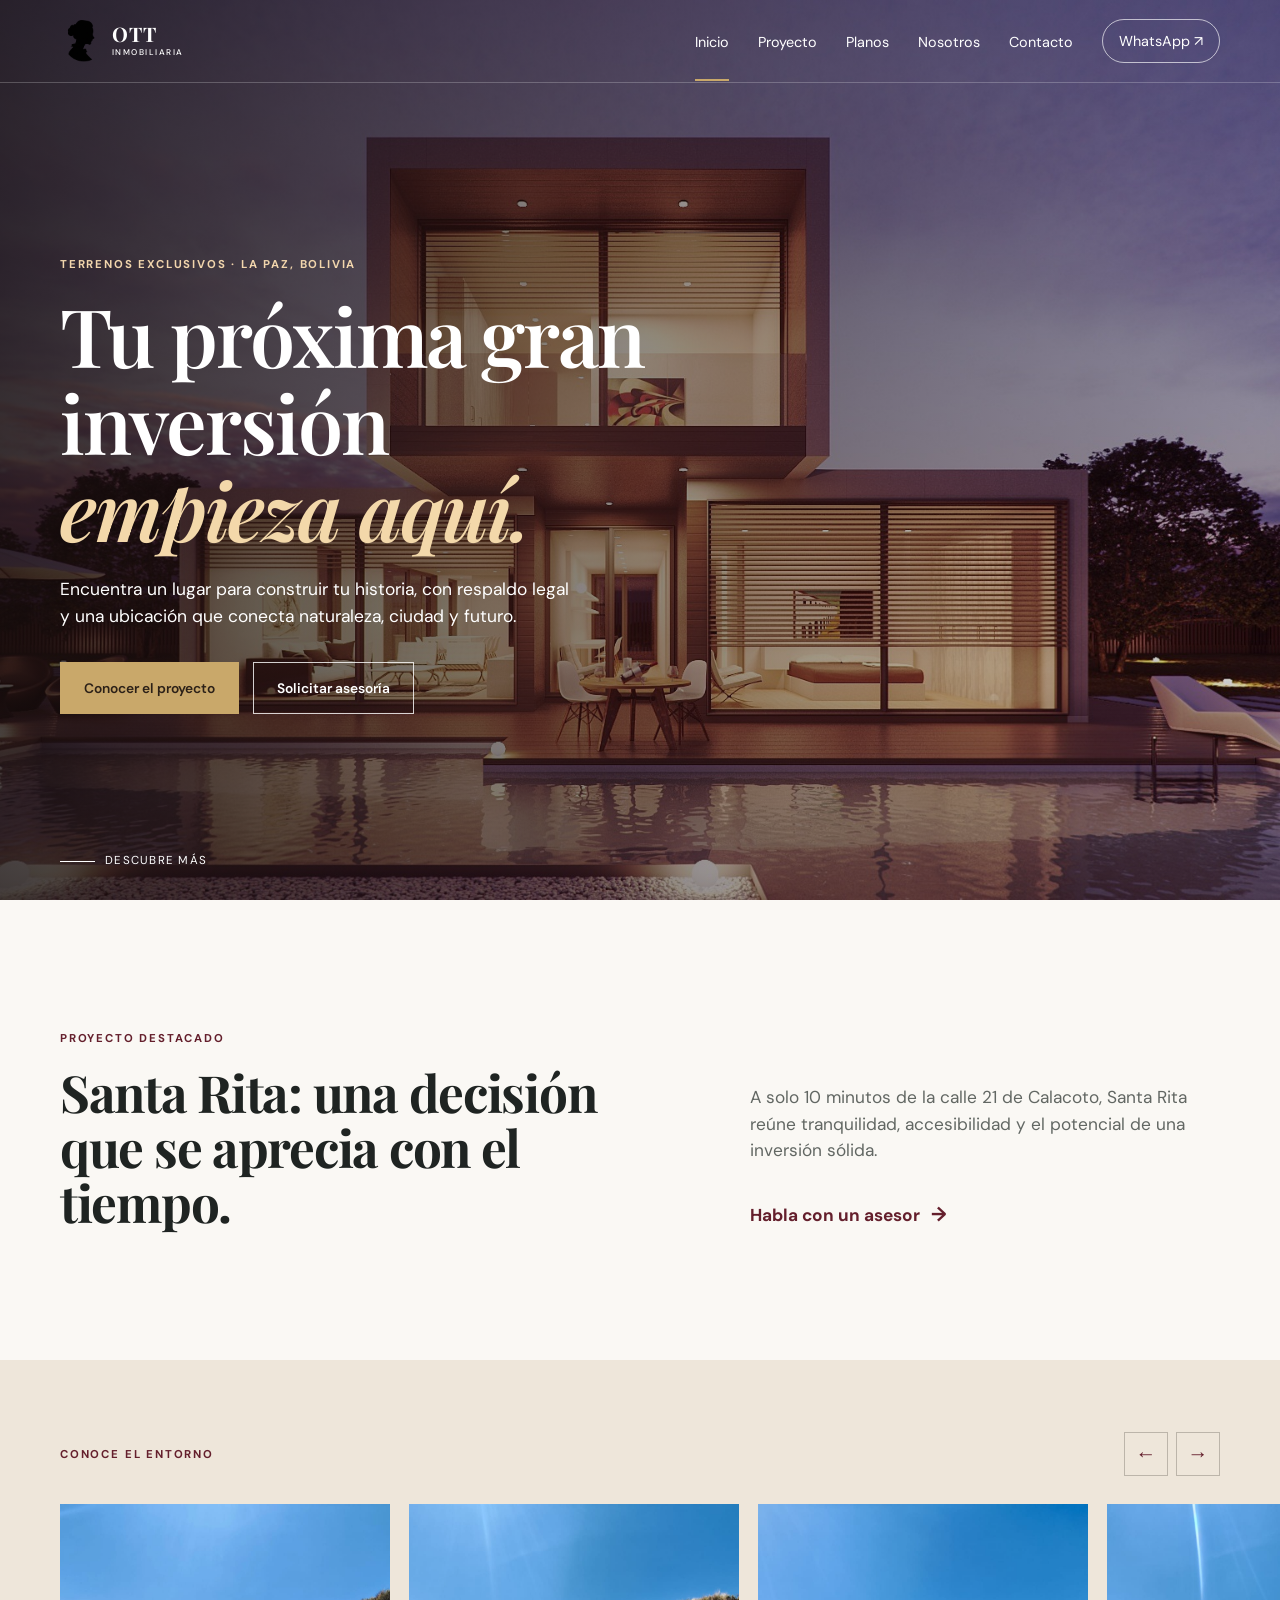
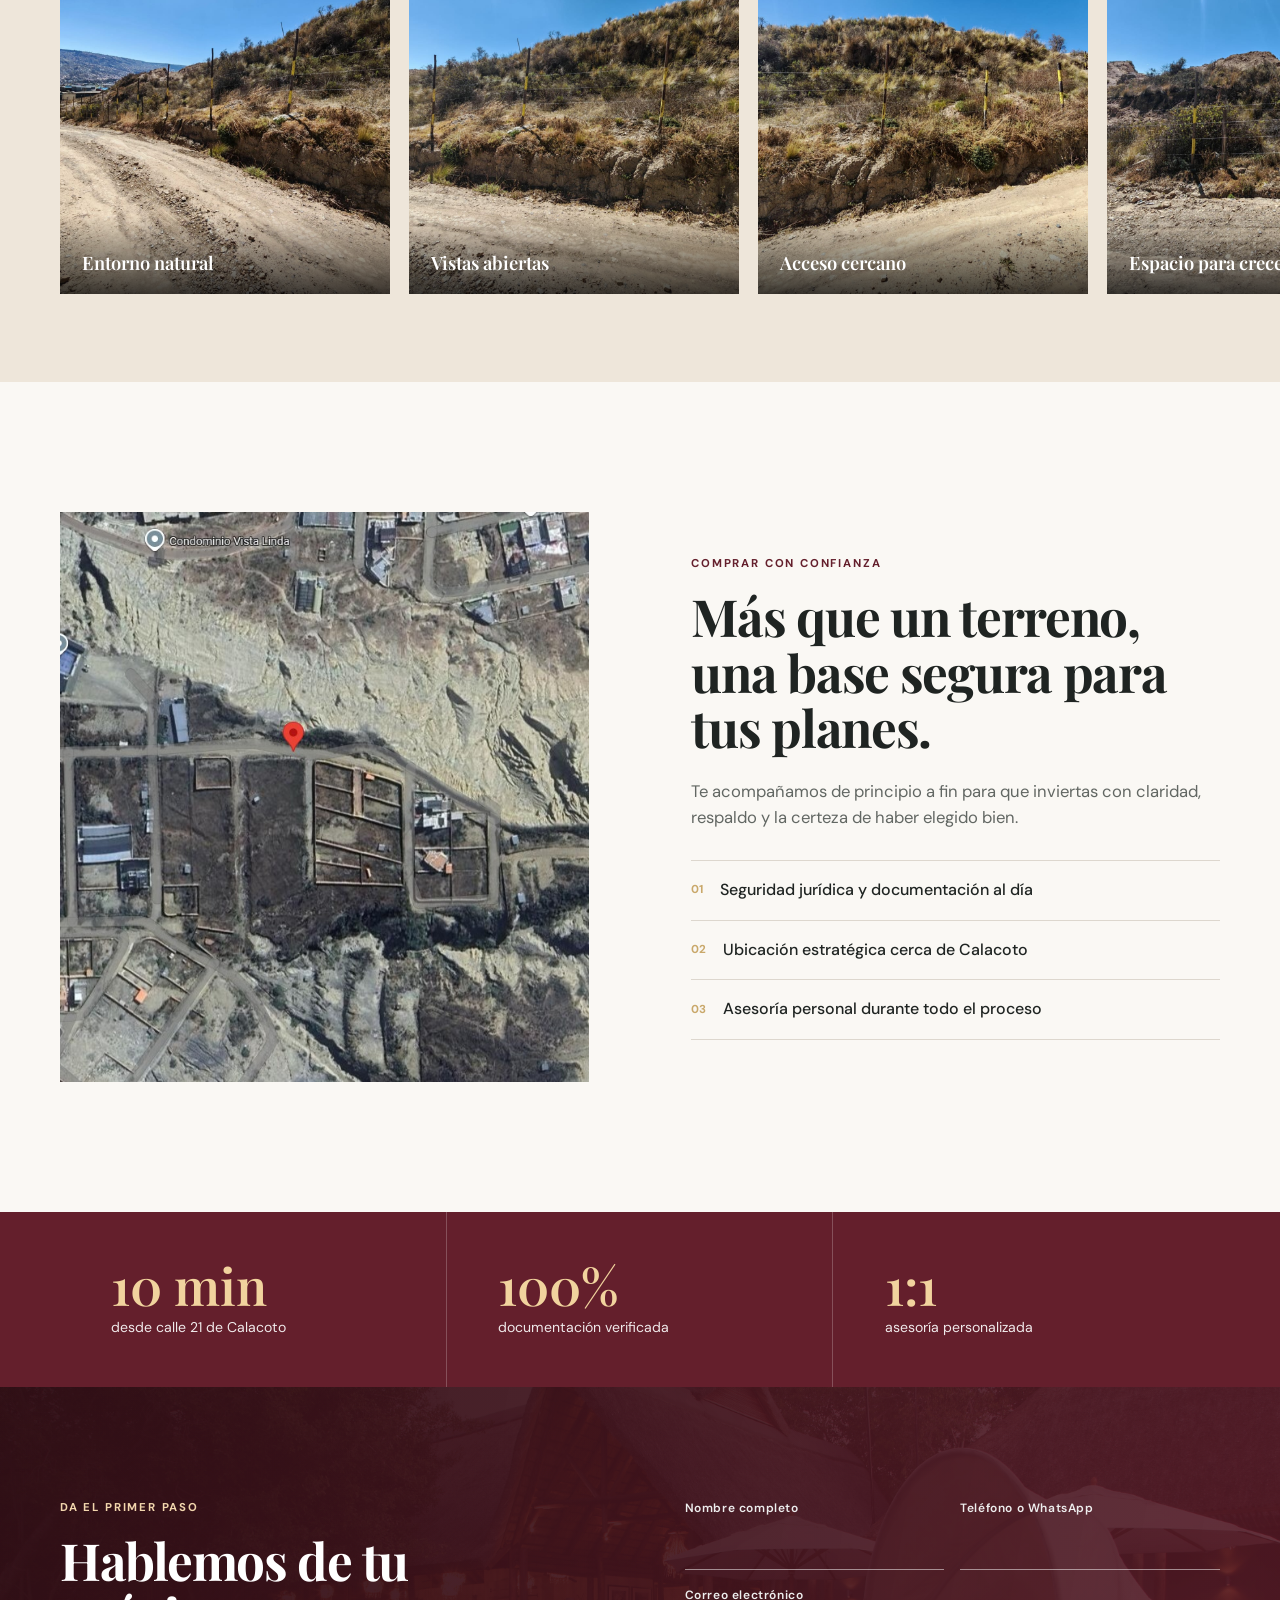
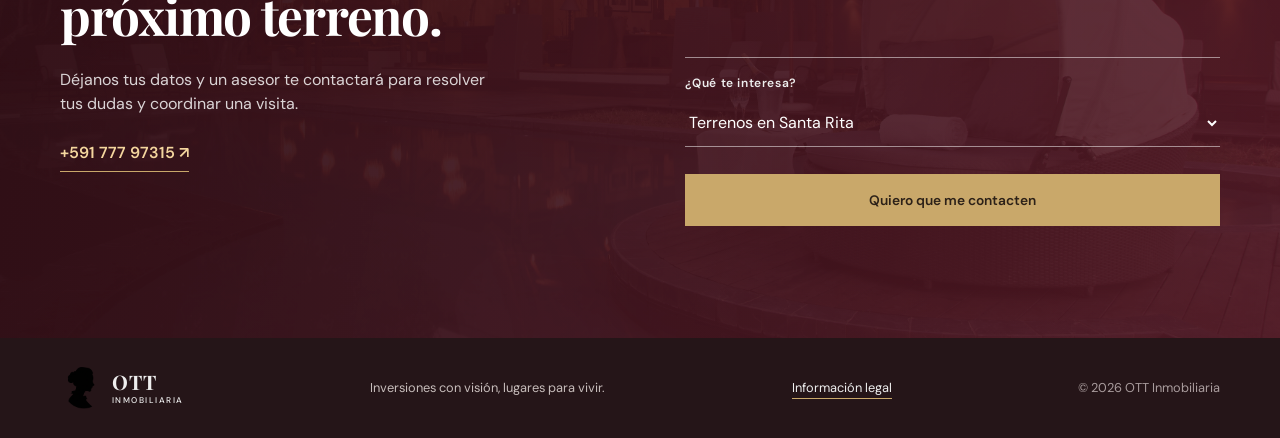
<file: index.html>
<!doctype html>
<html lang="es">
  <head>
    <meta charset="UTF-8" />
    <meta name="viewport" content="width=device-width, initial-scale=1.0" />
    <meta name="description" content="OTT Inmobiliaria: terrenos con seguridad jurídica en zonas exclusivas de La Paz." />
    <title>OTT Inmobiliaria | Terrenos en La Paz</title>
    <link rel="stylesheet" href="css/style.css" />
    <link rel="icon" href="img/Only-Logo.png" />
  </head>
  <body>
    <header class="site-header">
      <nav class="nav container" aria-label="Navegación principal">
        <a class="brand" href="index.html" aria-label="OTT Inmobiliaria, inicio">
          <img src="img/Only-Logo.png" alt="Logotipo de OTT Inmobiliaria" />
          <span>OTT <small>INMOBILIARIA</small></span>
        </a>
        <button class="nav-toggle" type="button" aria-expanded="false" aria-controls="nav-links">
          <span></span><span></span><span></span><span class="sr-only">Abrir menú</span>
        </button>
        <div class="nav-links" id="nav-links">
          <a class="active" href="index.html">Inicio</a>
          <a href="#proyecto">Proyecto</a>
          <a href="planos.html">Planos</a>
          <a href="nosotros.html">Nosotros</a>
          <a href="#contacto">Contacto</a>
          <a class="nav-whatsapp" href="https://wa.me/59177797315?text=Hola%2C%20quiero%20informaci%C3%B3n%20sobre%20los%20terrenos." target="_blank" rel="noopener">WhatsApp <span>↗</span></a>
        </div>
      </nav>
    </header>

    <main>
      <section class="hero" aria-labelledby="hero-title">
        <div class="hero-overlay"></div>
        <div class="container hero-content">
          <p class="eyebrow light">Terrenos exclusivos · La Paz, Bolivia</p>
          <h1 id="hero-title">Tu próxima gran inversión <em>empieza aquí.</em></h1>
          <p class="hero-copy">Encuentra un lugar para construir tu historia, con respaldo legal y una ubicación que conecta naturaleza, ciudad y futuro.</p>
          <div class="hero-actions">
            <a class="button button-primary" href="#proyecto">Conocer el proyecto</a>
            <a class="button button-ghost" href="#contacto">Solicitar asesoría</a>
          </div>
        </div>
        <a class="scroll-cue" href="#proyecto" aria-label="Ir al proyecto"><span></span>Descubre más</a>
      </section>

      <section class="intro container" id="proyecto" aria-labelledby="project-title">
        <div class="intro-heading">
          <p class="eyebrow">Proyecto destacado</p>
          <h2 id="project-title">Santa Rita: una decisión que se aprecia con el tiempo.</h2>
        </div>
        <div class="intro-copy">
          <p>A solo 10 minutos de la calle 21 de Calacoto, Santa Rita reúne tranquilidad, accesibilidad y el potencial de una inversión sólida.</p>
          <a class="text-link" href="#contacto">Habla con un asesor <span>→</span></a>
        </div>
      </section>

      <section class="gallery-section" aria-label="Galería del proyecto Santa Rita">
        <div class="container gallery-header">
          <p class="eyebrow">Conoce el entorno</p>
          <div class="gallery-controls">
            <button class="gallery-button" type="button" data-direction="prev" aria-label="Imagen anterior">←</button>
            <button class="gallery-button" type="button" data-direction="next" aria-label="Imagen siguiente">→</button>
          </div>
        </div>
        <div class="gallery-track" id="gallery-track">
          <figure class="property-card"><img src="img/terrenos/Santa-Rita/1.jpeg" alt="Vista del terreno en Santa Rita" /><figcaption>Entorno natural</figcaption></figure>
          <figure class="property-card"><img src="img/terrenos/Santa-Rita/2.jpeg" alt="Panorámica de Santa Rita" /><figcaption>Vistas abiertas</figcaption></figure>
          <figure class="property-card"><img src="img/terrenos/Santa-Rita/3.jpeg" alt="Acceso a los terrenos Santa Rita" /><figcaption>Acceso cercano</figcaption></figure>
          <figure class="property-card"><img src="img/terrenos/Santa-Rita/4.jpeg" alt="Paisaje de los terrenos Santa Rita" /><figcaption>Espacio para crecer</figcaption></figure>
          <figure class="property-card"><img src="img/terrenos/Santa-Rita/5.jpeg" alt="Terreno disponible en Santa Rita" /><figcaption>Tu próximo lote</figcaption></figure>
        </div>
      </section>

      <section class="benefits container" aria-labelledby="benefits-title">
        <div class="benefits-image"><img src="img/Sector Huatapata (Auquisamaña).jpeg" alt="Paisaje de La Paz" /></div>
        <div class="benefits-content">
          <p class="eyebrow">Comprar con confianza</p>
          <h2 id="benefits-title">Más que un terreno, una base segura para tus planes.</h2>
          <p>Te acompañamos de principio a fin para que inviertas con claridad, respaldo y la certeza de haber elegido bien.</p>
          <ul>
            <li><span>01</span> Seguridad jurídica y documentación al día</li>
            <li><span>02</span> Ubicación estratégica cerca de Calacoto</li>
            <li><span>03</span> Asesoría personal durante todo el proceso</li>
          </ul>
        </div>
      </section>

      <section class="stats">
        <div class="container stats-grid">
          <div><strong>10 min</strong><span>desde calle 21 de Calacoto</span></div>
          <div><strong>100%</strong><span>documentación verificada</span></div>
          <div><strong>1:1</strong><span>asesoría personalizada</span></div>
        </div>
      </section>

      <section class="contact" id="contacto" aria-labelledby="contact-title">
        <div class="container contact-grid">
          <div>
            <p class="eyebrow light">Da el primer paso</p>
            <h2 id="contact-title">Hablemos de tu próximo terreno.</h2>
            <p>Déjanos tus datos y un asesor te contactará para resolver tus dudas y coordinar una visita.</p>
            <a class="contact-phone" href="https://wa.me/59177797315" target="_blank" rel="noopener">+591 777 97315 <span>↗</span></a>
          </div>
          <form class="contact-form" action="#" method="post">
            <label>Nombre completo<input name="nombre" type="text" autocomplete="name" required /></label>
            <label>Teléfono o WhatsApp<input name="telefono" type="tel" autocomplete="tel" required /></label>
            <label>Correo electrónico<input name="correo" type="email" autocomplete="email" required /></label>
            <label>¿Qué te interesa?<select name="interes"><option>Terrenos en Santa Rita</option><option>Agendar una visita</option><option>Recibir más información</option></select></label>
            <button class="button button-primary" type="submit">Quiero que me contacten</button>
          </form>
        </div>
      </section>
    </main>

    <footer class="footer">
      <div class="container footer-content">
        <a class="brand" href="index.html"><img src="img/Only-Logo.png" alt="" /><span>OTT <small>INMOBILIARIA</small></span></a>
        <p>Inversiones con visión, lugares para vivir.</p>
        <a href="derechos.html">Información legal</a>
        <span>© 2026 OTT Inmobiliaria</span>
      </div>
    </footer>
    <script src="js/script.js"></script>
  </body>
</html>
</file>
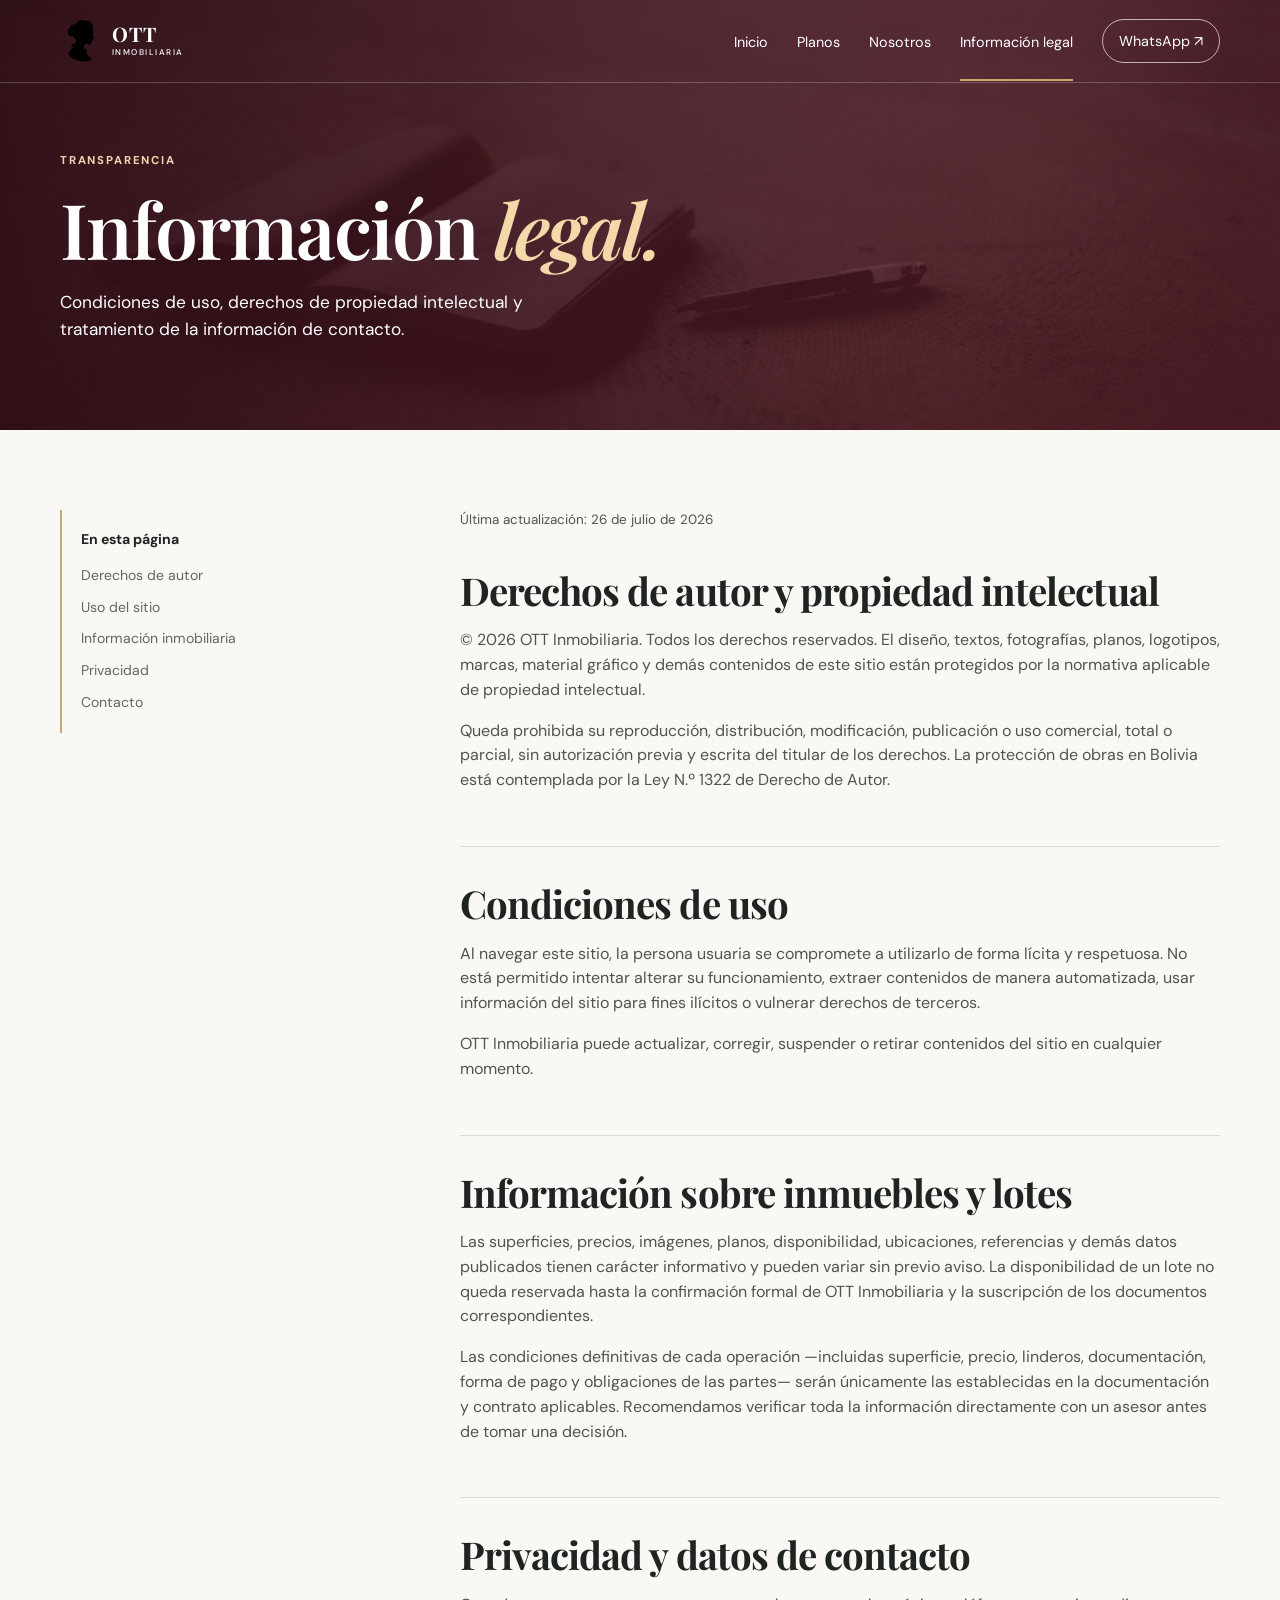
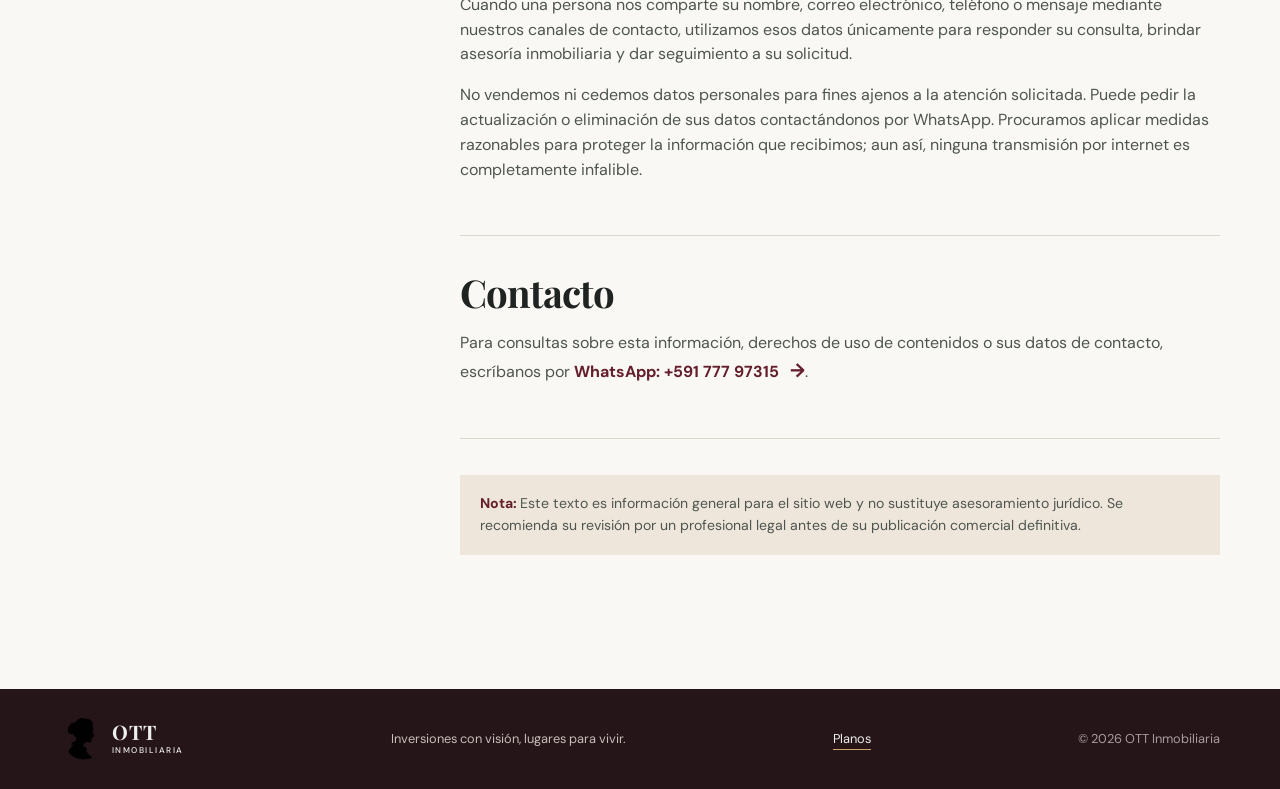
<file: derechos.html>
<!doctype html>
<html lang="es"><head><meta charset="UTF-8" /><meta name="viewport" content="width=device-width, initial-scale=1.0" /><meta name="description" content="Información legal, condiciones de uso y privacidad de OTT Inmobiliaria." /><title>Información legal | OTT Inmobiliaria</title><link rel="stylesheet" href="css/info-pages.css" /><link rel="icon" href="img/Only-Logo.png" /></head>
<body><header class="site-header"><nav class="nav container" aria-label="Navegación principal"><a class="brand" href="index.html"><img src="img/Only-Logo.png" alt="Logotipo de OTT Inmobiliaria" /><span>OTT <small>INMOBILIARIA</small></span></a><button class="nav-toggle" type="button" aria-expanded="false" aria-controls="nav-links"><span></span><span></span><span></span><span class="sr-only">Abrir menú</span></button><div class="nav-links" id="nav-links"><a href="index.html">Inicio</a><a href="planos.html">Planos</a><a href="nosotros.html">Nosotros</a><a class="active" href="derechos.html">Información legal</a><a class="nav-whatsapp" href="https://wa.me/59177797315" target="_blank" rel="noopener">WhatsApp <span>↗</span></a></div></nav></header>
<main><section class="page-hero legal-hero"><div class="container"><p class="eyebrow light">Transparencia</p><h1>Información <em>legal.</em></h1><p>Condiciones de uso, derechos de propiedad intelectual y tratamiento de la información de contacto.</p></div></section><section class="legal-content container"><aside><p>En esta página</p><a href="#derechos">Derechos de autor</a><a href="#uso">Uso del sitio</a><a href="#inmuebles">Información inmobiliaria</a><a href="#privacidad">Privacidad</a><a href="#contacto-legal">Contacto</a></aside><div class="legal-copy"><p class="last-update">Última actualización: 26 de julio de 2026</p><section id="derechos"><h2>Derechos de autor y propiedad intelectual</h2><p>© 2026 OTT Inmobiliaria. Todos los derechos reservados. El diseño, textos, fotografías, planos, logotipos, marcas, material gráfico y demás contenidos de este sitio están protegidos por la normativa aplicable de propiedad intelectual.</p><p>Queda prohibida su reproducción, distribución, modificación, publicación o uso comercial, total o parcial, sin autorización previa y escrita del titular de los derechos. La protección de obras en Bolivia está contemplada por la Ley N.º 1322 de Derecho de Autor.</p></section><section id="uso"><h2>Condiciones de uso</h2><p>Al navegar este sitio, la persona usuaria se compromete a utilizarlo de forma lícita y respetuosa. No está permitido intentar alterar su funcionamiento, extraer contenidos de manera automatizada, usar información del sitio para fines ilícitos o vulnerar derechos de terceros.</p><p>OTT Inmobiliaria puede actualizar, corregir, suspender o retirar contenidos del sitio en cualquier momento.</p></section><section id="inmuebles"><h2>Información sobre inmuebles y lotes</h2><p>Las superficies, precios, imágenes, planos, disponibilidad, ubicaciones, referencias y demás datos publicados tienen carácter informativo y pueden variar sin previo aviso. La disponibilidad de un lote no queda reservada hasta la confirmación formal de OTT Inmobiliaria y la suscripción de los documentos correspondientes.</p><p>Las condiciones definitivas de cada operación —incluidas superficie, precio, linderos, documentación, forma de pago y obligaciones de las partes— serán únicamente las establecidas en la documentación y contrato aplicables. Recomendamos verificar toda la información directamente con un asesor antes de tomar una decisión.</p></section><section id="privacidad"><h2>Privacidad y datos de contacto</h2><p>Cuando una persona nos comparte su nombre, correo electrónico, teléfono o mensaje mediante nuestros canales de contacto, utilizamos esos datos únicamente para responder su consulta, brindar asesoría inmobiliaria y dar seguimiento a su solicitud.</p><p>No vendemos ni cedemos datos personales para fines ajenos a la atención solicitada. Puede pedir la actualización o eliminación de sus datos contactándonos por WhatsApp. Procuramos aplicar medidas razonables para proteger la información que recibimos; aun así, ninguna transmisión por internet es completamente infalible.</p></section><section id="contacto-legal"><h2>Contacto</h2><p>Para consultas sobre esta información, derechos de uso de contenidos o sus datos de contacto, escríbanos por <a class="text-link" href="https://wa.me/59177797315" target="_blank" rel="noopener">WhatsApp: +591 777 97315 <span>→</span></a>.</p></section><p class="legal-disclaimer">Este texto es información general para el sitio web y no sustituye asesoramiento jurídico. Se recomienda su revisión por un profesional legal antes de su publicación comercial definitiva.</p></div></section></main><footer class="footer"><div class="container footer-content"><a class="brand" href="index.html"><img src="img/Only-Logo.png" alt="" /><span>OTT <small>INMOBILIARIA</small></span></a><p>Inversiones con visión, lugares para vivir.</p><a href="planos.html">Planos</a><span>© 2026 OTT Inmobiliaria</span></div></footer><script src="js/script.js"></script></body></html>
</file>
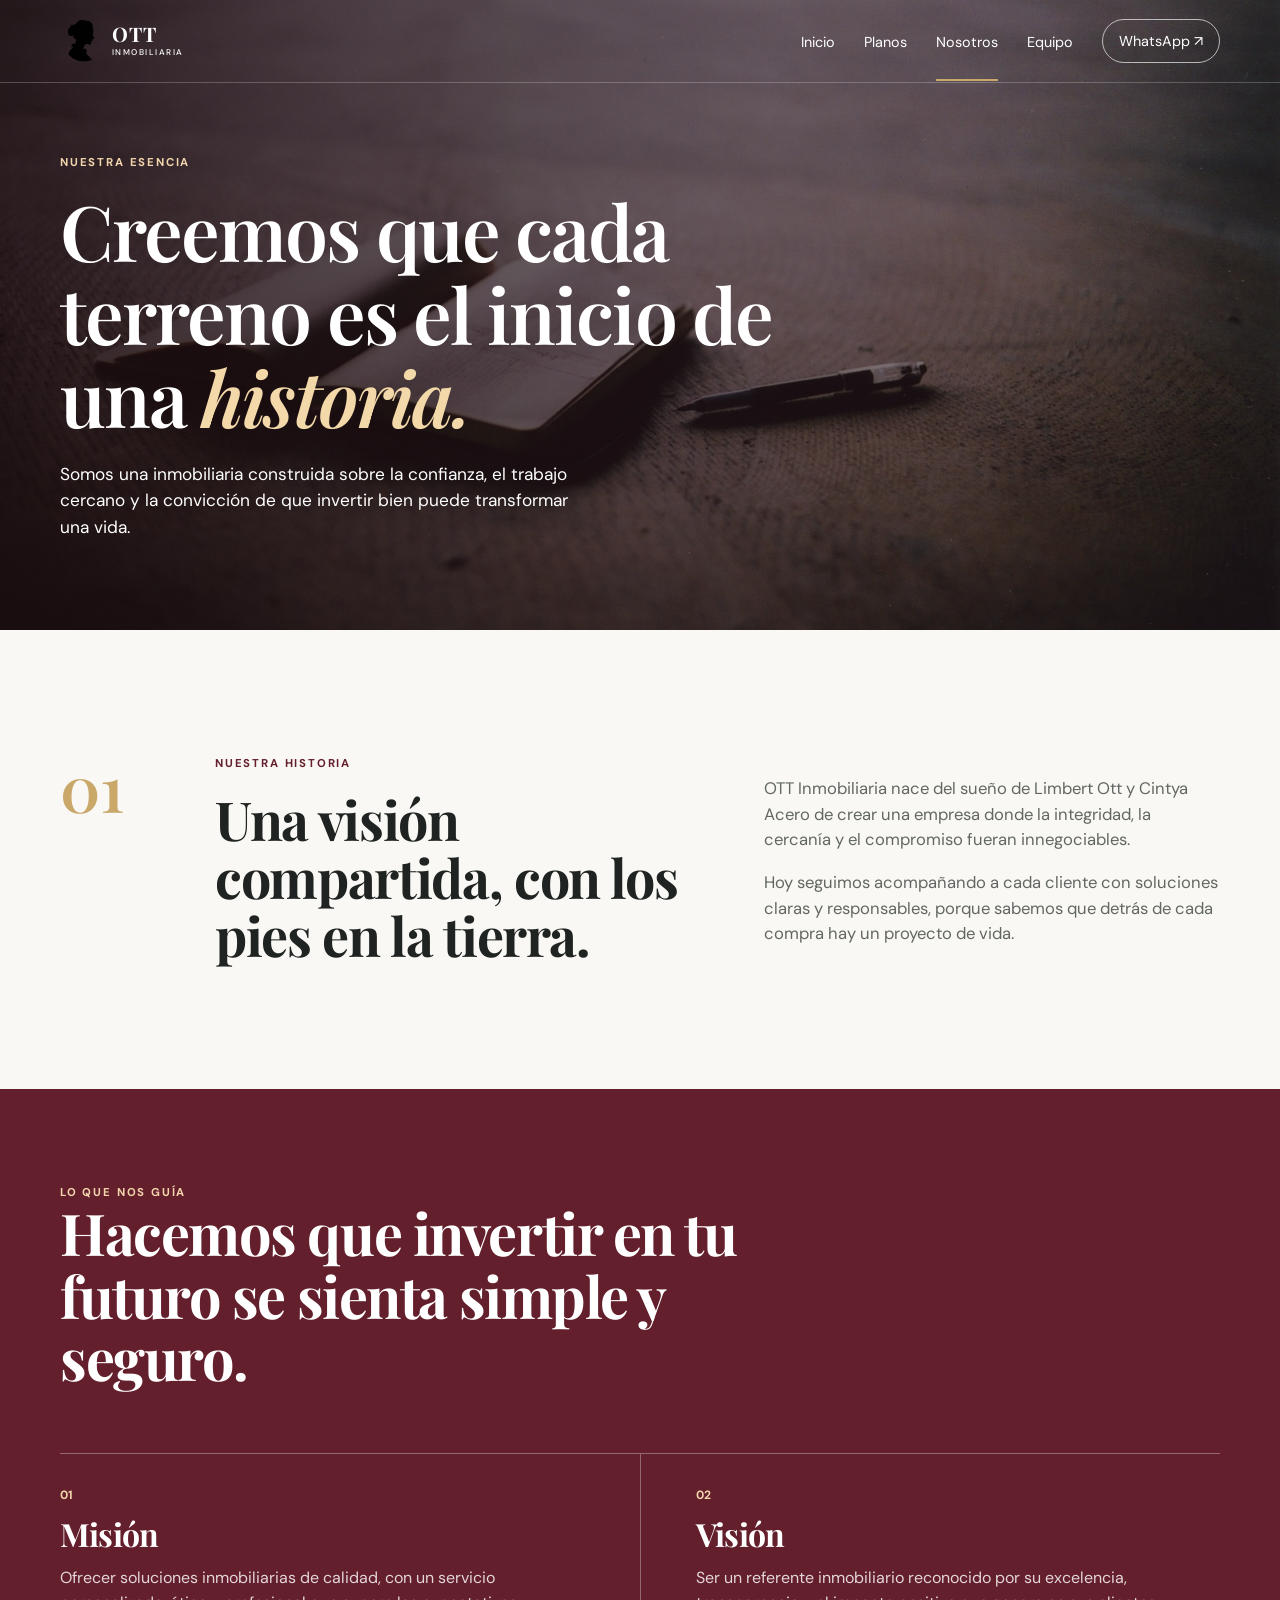
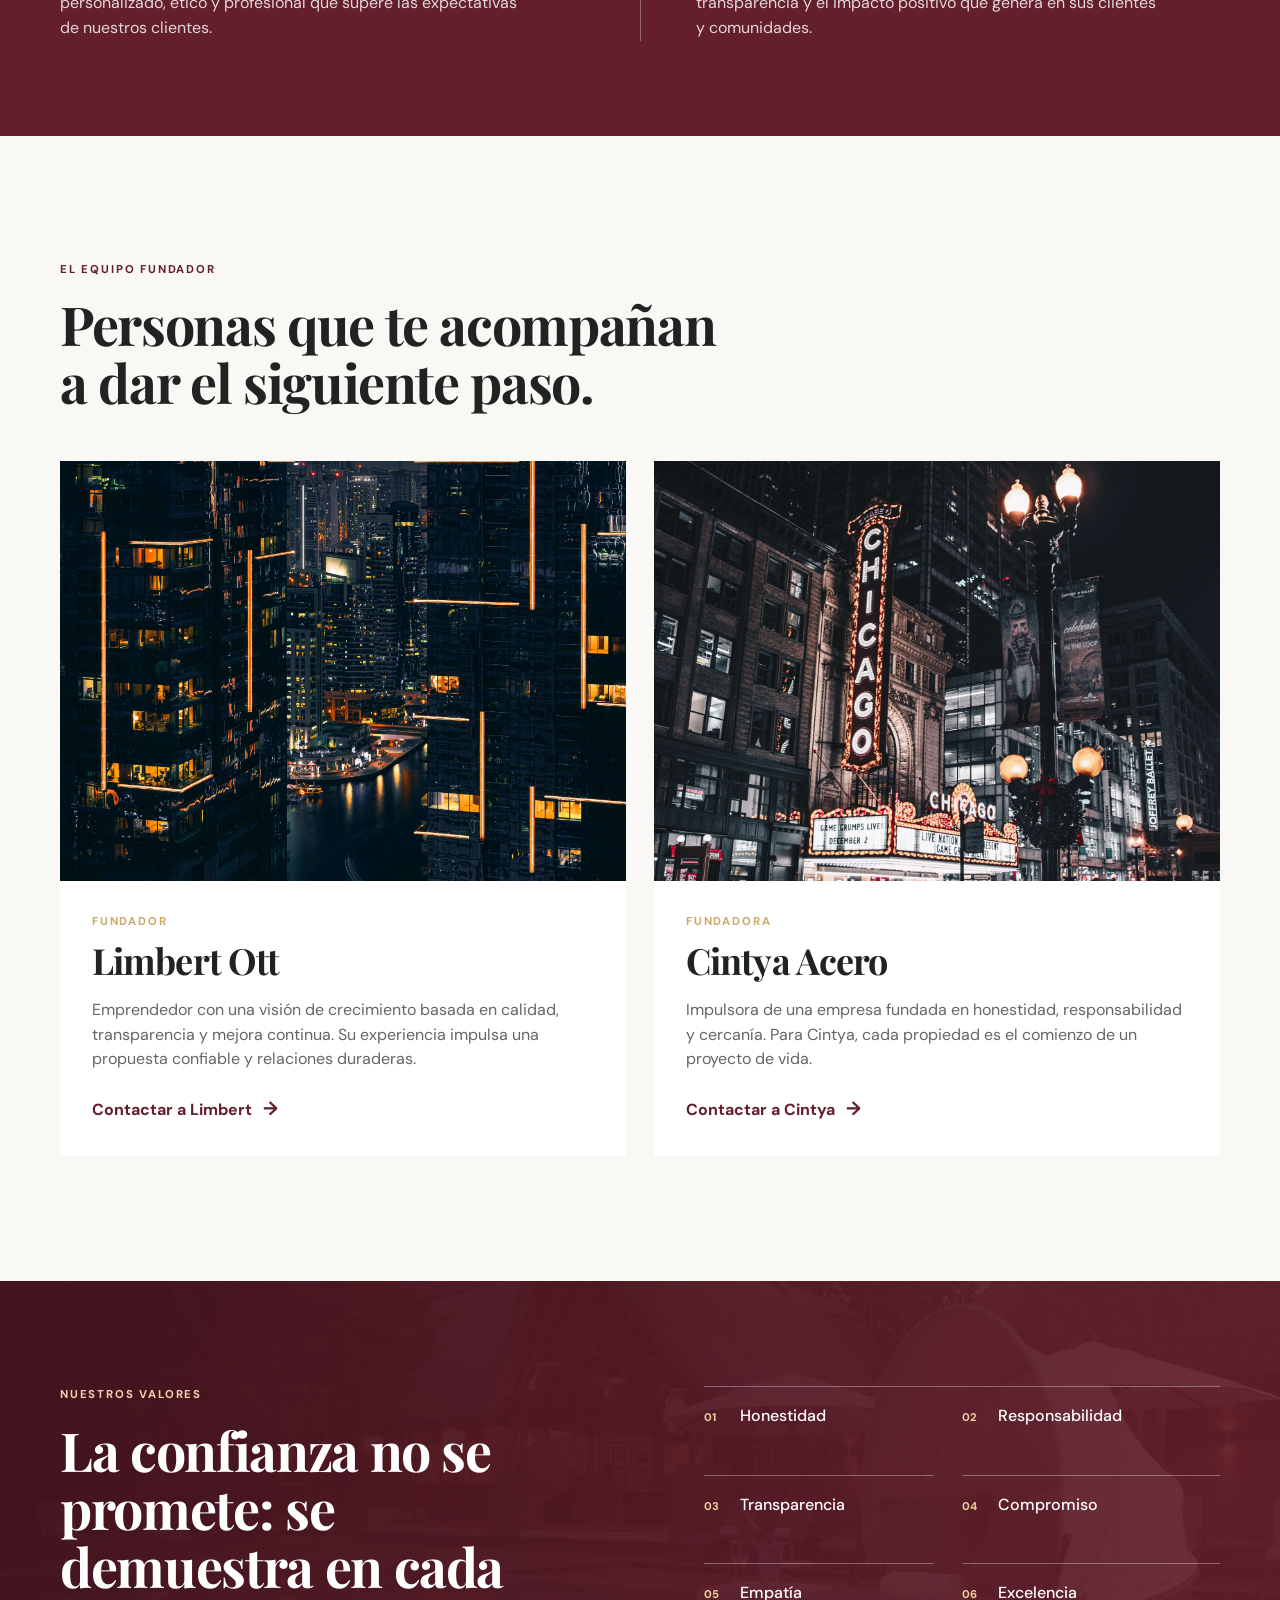
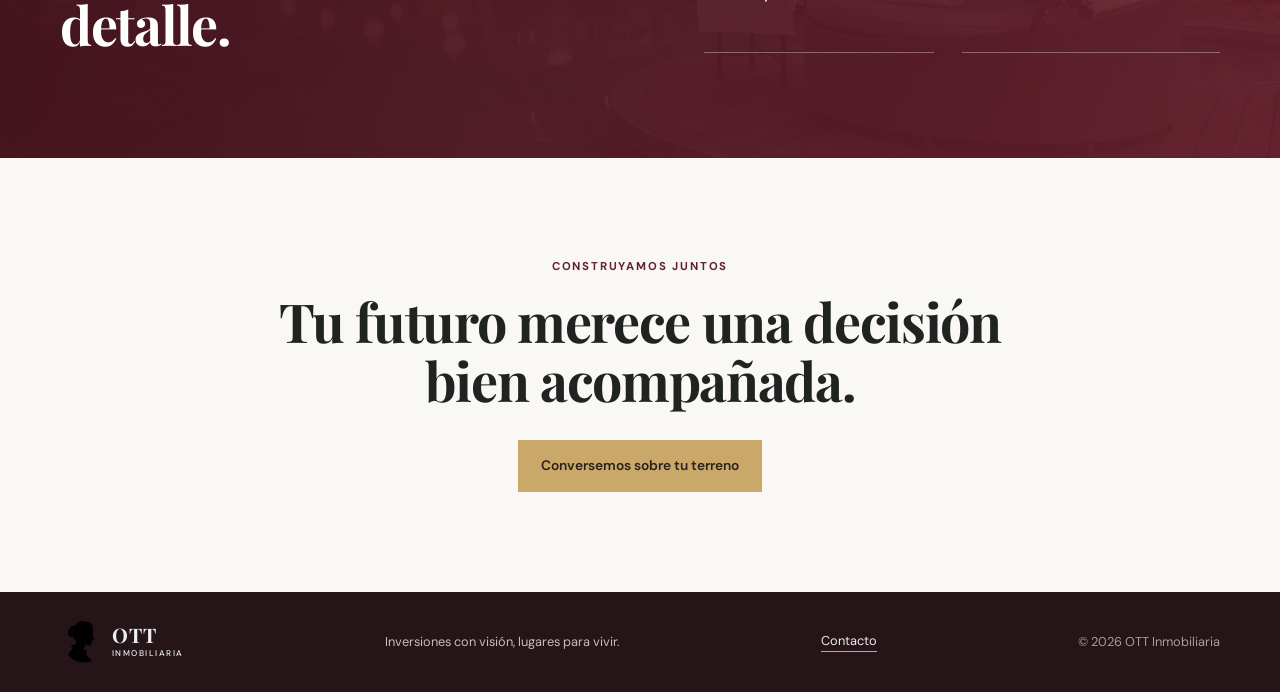
<file: nosotros.html>
<!doctype html>
<html lang="es">

<head>
  <meta charset="UTF-8" />
  <meta name="viewport" content="width=device-width, initial-scale=1.0" />
  <meta name="description" content="Conoce la historia, el equipo y los valores de OTT Inmobiliaria." />
  <title>Nosotros | OTT Inmobiliaria</title>
  <link rel="stylesheet" href="css/nosotros.css" />
  <link rel="icon" href="img/Only-Logo.png" />
</head>

<body>
  <header class="site-header">
    <nav class="nav container" aria-label="Navegación principal">
      <a class="brand" href="index.html" aria-label="OTT Inmobiliaria, inicio"><img src="img/Only-Logo.png"
          alt="Logotipo de OTT Inmobiliaria" /><span>OTT <small>INMOBILIARIA</small></span></a>
      <button class="nav-toggle" type="button" aria-expanded="false"
        aria-controls="nav-links"><span></span><span></span><span></span><span class="sr-only">Abrir
          menú</span></button>
      <div class="nav-links" id="nav-links">
        <a href="index.html">Inicio</a><a href="planos.html">Planos</a><a class="active"
          href="nosotros.html">Nosotros</a><a href="#fundadores">Equipo</a><a class="nav-whatsapp"
          href="https://wa.me/59177797315?text=Hola%2C%20quiero%20conocer%20m%C3%A1s%20sobre%20OTT%20Inmobiliaria."
          target="_blank" rel="noopener">WhatsApp <span>↗</span></a>
      </div>
    </nav>
  </header>

  <main>
    <section class="about-hero" aria-labelledby="about-title">
      <div class="hero-overlay"></div>
      <div class="container hero-content">
        <p class="eyebrow light">Nuestra esencia</p>
        <h1 id="about-title">Creemos que cada terreno es el inicio de una <em>historia.</em></h1>
        <p>Somos una inmobiliaria construida sobre la confianza, el trabajo cercano y la convicción de que invertir bien
          puede transformar una vida.</p>
      </div>
    </section>

    <section class="story container" id="historia" aria-labelledby="story-title">
      <div class="story-number">01</div>
      <div>
        <p class="eyebrow">Nuestra historia</p>
        <h2 id="story-title">Una visión compartida, con los pies en la tierra.</h2>
      </div>
      <div class="story-copy">
        <p>OTT Inmobiliaria nace del sueño de Limbert Ott y Cintya Acero de crear una empresa donde la integridad, la
          cercanía y el compromiso fueran innegociables.</p>
        <p>Hoy seguimos acompañando a cada cliente con soluciones claras y responsables, porque sabemos que detrás de
          cada compra hay un proyecto de vida.</p>
      </div>
    </section>

    <section class="purpose" id="mision" aria-labelledby="purpose-title">
      <div class="container">
        <p class="eyebrow light">Lo que nos guía</p>
        <h2 id="purpose-title">Hacemos que invertir en tu futuro se sienta simple y seguro.</h2>
        <div class="purpose-grid">
          <article><span>01</span>
            <h3>Misión</h3>
            <p>Ofrecer soluciones inmobiliarias de calidad, con un servicio personalizado, ético y profesional que
              supere las expectativas de nuestros clientes.</p>
          </article>
          <article><span>02</span>
            <h3>Visión</h3>
            <p>Ser un referente inmobiliario reconocido por su excelencia, transparencia y el impacto positivo que
              genera en sus clientes y comunidades.</p>
          </article>
        </div>
      </div>
    </section>

    <section class="team container" id="fundadores" aria-labelledby="team-title">
      <div class="team-heading">
        <p class="eyebrow">El equipo fundador</p>
        <h2 id="team-title">Personas que te acompañan a dar el siguiente paso.</h2>
      </div>
      <div class="team-grid">
        <article class="person-card"><img src="img/ref/1.jpg" alt="Limbert Ott" />
          <div>
            <p class="eyebrow">Fundador</p>
            <h3>Limbert Ott</h3>
            <p>Emprendedor con una visión de crecimiento basada en calidad, transparencia y mejora continua. Su
              experiencia impulsa una propuesta confiable y relaciones duraderas.</p><a class="text-link"
              href="https://wa.me/59177797315" target="_blank" rel="noopener">Contactar a Limbert <span>→</span></a>
          </div>
        </article>
        <article class="person-card"><img src="img/ref/2.jpg" alt="Cintya Acero" />
          <div>
            <p class="eyebrow">Fundadora</p>
            <h3>Cintya Acero</h3>
            <p>Impulsora de una empresa fundada en honestidad, responsabilidad y cercanía. Para Cintya, cada propiedad
              es el comienzo de un proyecto de vida.</p><a class="text-link" href="https://wa.me/59177791250"
              target="_blank" rel="noopener">Contactar a Cintya <span>→</span></a>
          </div>
        </article>
      </div>
    </section>

    <section class="values" id="valores" aria-labelledby="values-title">
      <div class="container values-layout">
        <div>
          <p class="eyebrow light">Nuestros valores</p>
          <h2 id="values-title">La confianza no se promete: se demuestra en cada detalle.</h2>
        </div>
        <ul>
          <li><span>01</span> Honestidad</li>
          <li><span>02</span> Responsabilidad</li>
          <li><span>03</span> Transparencia</li>
          <li><span>04</span> Compromiso</li>
          <li><span>05</span> Empatía</li>
          <li><span>06</span> Excelencia</li>
        </ul>
      </div>
    </section>

    <section class="closing">
      <div class="container">
        <p class="eyebrow">Construyamos juntos</p>
        <h2>Tu futuro merece una decisión bien acompañada.</h2><a class="button" href="index.html#contacto">Conversemos
          sobre tu terreno</a>
      </div>
    </section>
  </main>

  <footer class="footer">
    <div class="container footer-content"><a class="brand" href="index.html"><img src="img/Only-Logo.png"
          alt="" /><span>OTT <small>INMOBILIARIA</small></span></a>
      <p>Inversiones con visión, lugares para vivir.</p><a href="index.html#contacto">Contacto</a><span>© 2026 OTT
        Inmobiliaria</span>
    </div>
  </footer>
  <script src="js/script.js"></script>
</body>

</html>
</file>
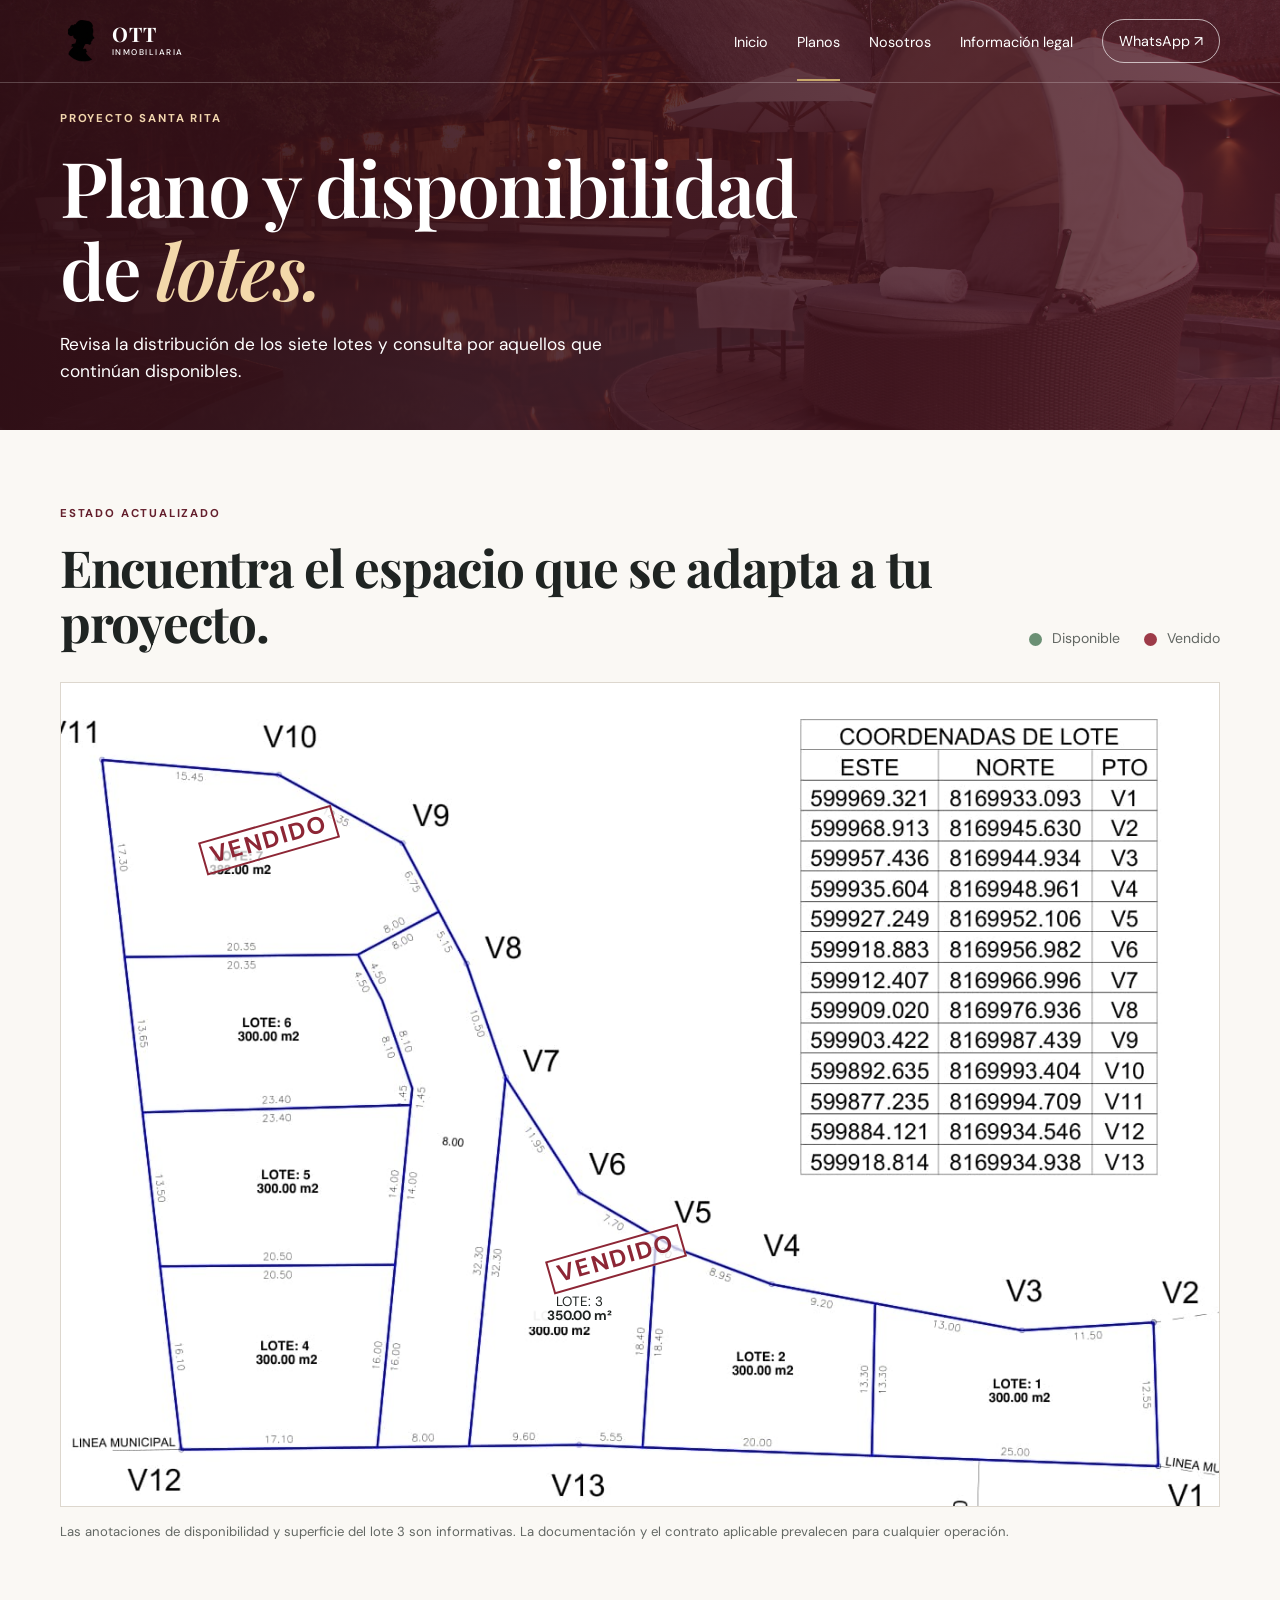
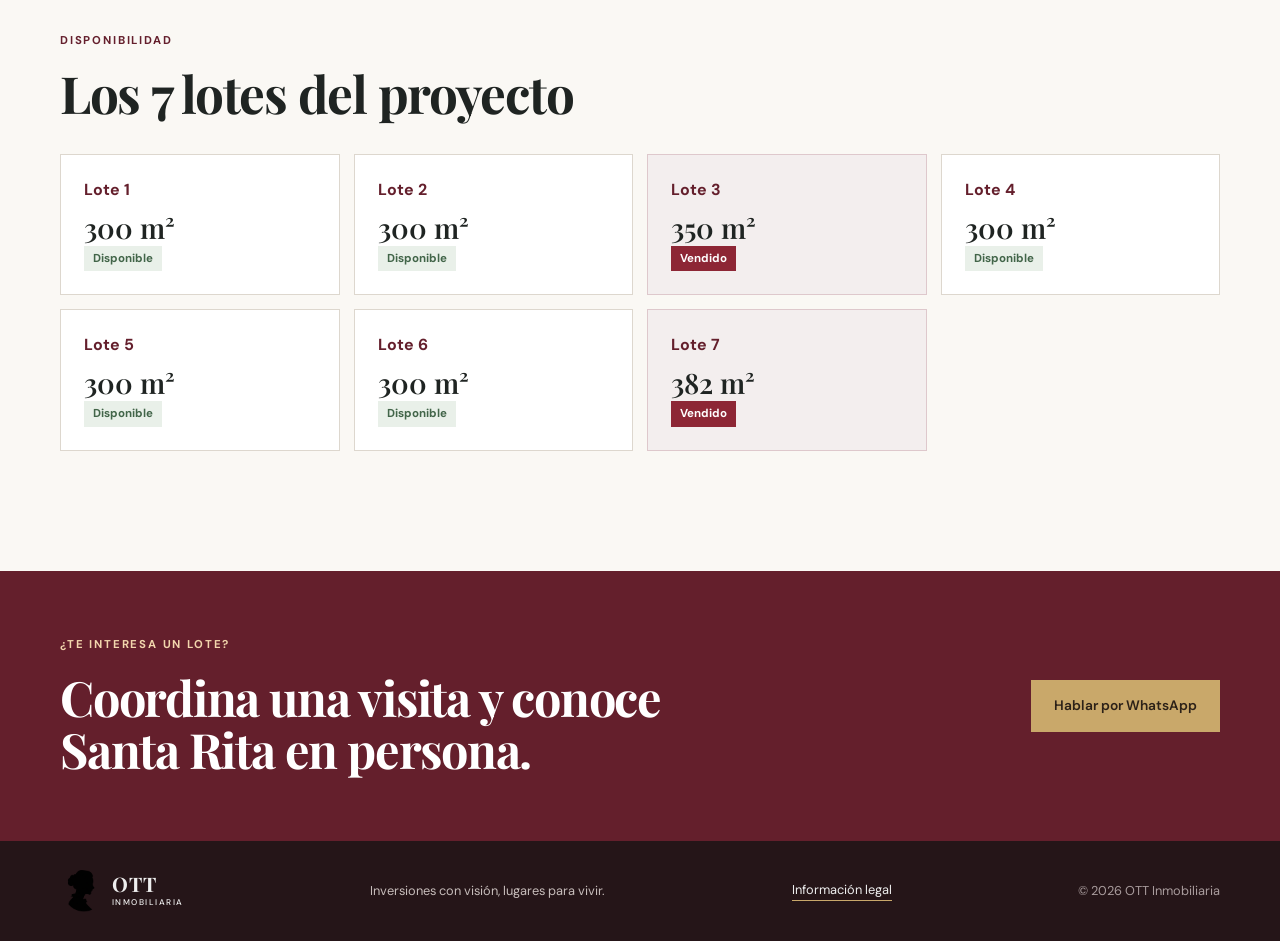
<file: planos.html>
<!doctype html>
<html lang="es"><head><meta charset="UTF-8" /><meta name="viewport" content="width=device-width, initial-scale=1.0" /><meta name="description" content="Plano y disponibilidad de los 7 lotes del proyecto Santa Rita." /><title>Planos y lotes | OTT Inmobiliaria</title><link rel="stylesheet" href="css/info-pages.css" /><link rel="icon" href="img/Only-Logo.png" /></head>
<body><header class="site-header"><nav class="nav container" aria-label="Navegación principal"><a class="brand" href="index.html"><img src="img/Only-Logo.png" alt="Logotipo de OTT Inmobiliaria" /><span>OTT <small>INMOBILIARIA</small></span></a><button class="nav-toggle" type="button" aria-expanded="false" aria-controls="nav-links"><span></span><span></span><span></span><span class="sr-only">Abrir menú</span></button><div class="nav-links" id="nav-links"><a href="index.html">Inicio</a><a class="active" href="planos.html">Planos</a><a href="nosotros.html">Nosotros</a><a href="derechos.html">Información legal</a><a class="nav-whatsapp" href="https://wa.me/59177797315?text=Hola%2C%20quiero%20informaci%C3%B3n%20sobre%20los%20lotes." target="_blank" rel="noopener">WhatsApp <span>↗</span></a></div></nav></header>
<main><section class="page-hero"><div class="container"><p class="eyebrow light">Proyecto Santa Rita</p><h1>Plano y disponibilidad de <em>lotes.</em></h1><p>Revisa la distribución de los siete lotes y consulta por aquellos que continúan disponibles.</p></div></section><section class="availability container" aria-labelledby="availability-title"><div><p class="eyebrow">Estado actualizado</p><h2 id="availability-title">Encuentra el espacio que se adapta a tu proyecto.</h2></div><div class="legend"><span class="legend-available"></span> Disponible <span class="legend-sold"></span> Vendido</div></section><section class="plan-section container" aria-label="Plano del terreno dividido en siete lotes"><div class="plan-frame"><img src="img/planos/santa-rita-7-lotes.png" alt="Plano del proyecto Santa Rita dividido en siete lotes" /><div class="lot-three-correction">LOTE: 3<br /><strong>350.00 m²</strong></div><div class="sold-stamp sold-lot-3">VENDIDO</div><div class="sold-stamp sold-lot-7">VENDIDO</div></div><p class="plan-note">Las anotaciones de disponibilidad y superficie del lote 3 son informativas. La documentación y el contrato aplicable prevalecen para cualquier operación.</p></section><section class="lot-list container" aria-labelledby="lot-list-title"><div class="section-heading"><p class="eyebrow">Disponibilidad</p><h2 id="lot-list-title">Los 7 lotes del proyecto</h2></div><div class="lots-grid"><article class="lot-card"><span>Lote 1</span><strong>300 m²</strong><small>Disponible</small></article><article class="lot-card"><span>Lote 2</span><strong>300 m²</strong><small>Disponible</small></article><article class="lot-card sold"><span>Lote 3</span><strong>350 m²</strong><small>Vendido</small></article><article class="lot-card"><span>Lote 4</span><strong>300 m²</strong><small>Disponible</small></article><article class="lot-card"><span>Lote 5</span><strong>300 m²</strong><small>Disponible</small></article><article class="lot-card"><span>Lote 6</span><strong>300 m²</strong><small>Disponible</small></article><article class="lot-card sold"><span>Lote 7</span><strong>382 m²</strong><small>Vendido</small></article></div></section><section class="callout"><div class="container"><div><p class="eyebrow light">¿Te interesa un lote?</p><h2>Coordina una visita y conoce Santa Rita en persona.</h2></div><a class="button" href="https://wa.me/59177797315?text=Hola%2C%20quiero%20consultar%20la%20disponibilidad%20de%20los%20lotes%20de%20Santa%20Rita." target="_blank" rel="noopener">Hablar por WhatsApp</a></div></section></main><footer class="footer"><div class="container footer-content"><a class="brand" href="index.html"><img src="img/Only-Logo.png" alt="" /><span>OTT <small>INMOBILIARIA</small></span></a><p>Inversiones con visión, lugares para vivir.</p><a href="derechos.html">Información legal</a><span>© 2026 OTT Inmobiliaria</span></div></footer><script src="js/script.js"></script></body></html>
</file>
<file: css/style.css>
@import url('https://fonts.googleapis.com/css2?family=DM+Sans:wght@400;500;600;700&family=Playfair+Display:ital,wght@0,600;0,700;1,600&display=swap');

:root { --wine:#641f2c; --wine-dark:#42131d; --sand:#eee6da; --cream:#faf8f4; --ink:#1f2422; --muted:#626763; --line:#ddd7ce; --gold:#c9a86a; }
* { box-sizing:border-box; }
html { scroll-behavior:smooth; }
body { margin:0; color:var(--ink); background:var(--cream); font-family:'DM Sans',sans-serif; line-height:1.55; }
img { display:block; max-width:100%; }
a { color:inherit; text-decoration:none; }
.container { width:min(1160px, calc(100% - 48px)); margin-inline:auto; }
.sr-only { position:absolute; width:1px; height:1px; padding:0; margin:-1px; overflow:hidden; clip:rect(0,0,0,0); white-space:nowrap; border:0; }
.site-header { position:absolute; z-index:10; width:100%; color:#fff; border-bottom:1px solid rgba(255,255,255,.22); }
.nav { min-height:82px; display:flex; align-items:center; justify-content:space-between; }
.brand { display:inline-flex; align-items:center; gap:10px; font:700 1.25rem/1 'Playfair Display',serif; letter-spacing:.05em; }
.brand img { width:42px; height:42px; object-fit:contain; }
.brand small { display:block; margin-top:5px; font:500 .52rem/1 'DM Sans',sans-serif; letter-spacing:.18em; }
.nav-links { display:flex; align-items:center; gap:29px; font-size:.9rem; }
.nav-links > a:not(.nav-whatsapp) { padding:30px 0 25px; border-bottom:2px solid transparent; }
.nav-links > a.active,.nav-links > a:not(.nav-whatsapp):hover { border-color:var(--gold); }
.nav-whatsapp { border:1px solid rgba(255,255,255,.65); padding:10px 16px; border-radius:999px; transition:.2s; }
.nav-whatsapp:hover { background:#fff; color:var(--wine); }
.nav-toggle { display:none; background:transparent; border:0; padding:8px; cursor:pointer; }
.nav-toggle span:not(.sr-only) { display:block; width:25px; height:2px; margin:5px; background:#fff; }
.hero { position:relative; min-height:760px; min-height:100svh; display:grid; align-items:center; overflow:hidden; background:url('../img/hero-2.jpg') center/cover; color:#fff; }
.hero-overlay { position:absolute; inset:0; background:linear-gradient(90deg,rgba(22,14,13,.78) 0%,rgba(29,16,16,.51) 47%,rgba(15,12,12,.16) 100%); }
.hero-content { position:relative; padding-top:70px; }
.eyebrow { margin:0 0 17px; color:var(--wine); text-transform:uppercase; letter-spacing:.16em; font-size:.71rem; font-weight:700; }
.eyebrow.light { color:#f2d6ad; }
h1,h2 { font-family:'Playfair Display',serif; line-height:1.08; letter-spacing:-.025em; }
h1 { max-width:720px; margin:0; font-size:clamp(3rem,6.3vw,6.4rem); font-weight:600; }
h1 em { display:block; color:#f3d8aa; }
.hero-copy { max-width:520px; margin:24px 0 32px; font-size:1.09rem; }
.hero-actions { display:flex; flex-wrap:wrap; gap:14px; }
.button { display:inline-flex; justify-content:center; align-items:center; min-height:52px; padding:13px 23px; border:1px solid transparent; font:600 .86rem 'DM Sans',sans-serif; transition:transform .2s, background .2s; cursor:pointer; }
.button:hover { transform:translateY(-2px); }
.button-primary { background:var(--gold); color:#2c2118; }.button-primary:hover { background:#e1c084; }
.button-ghost { border-color:rgba(255,255,255,.8); color:#fff; }.button-ghost:hover { background:#fff; color:var(--wine); }
.scroll-cue { position:absolute; left:max(24px, calc((100% - 1160px)/2)); bottom:30px; display:flex; align-items:center; gap:10px; font-size:.72rem; letter-spacing:.11em; text-transform:uppercase; }.scroll-cue span { width:35px; height:1px; background:#fff; }
.intro { display:grid; grid-template-columns:1.1fr .9fr; gap:10%; padding-block:130px; }.intro h2,.benefits h2,.contact h2 { margin:0; font-size:clamp(2.15rem,4vw,4rem); }.intro-copy { align-self:end; font-size:1.08rem; color:var(--muted); }.intro-copy p { margin-top:0; }.text-link { display:inline-block; margin-top:18px; color:var(--wine); font-weight:700; }.text-link span { margin-left:7px; font-size:1.25rem; }
.gallery-section { padding:72px 0 88px; background:var(--sand); overflow:hidden; }.gallery-header { display:flex; justify-content:space-between; align-items:center; margin-bottom:28px; }.gallery-header .eyebrow { margin:0; }.gallery-controls { display:flex; gap:8px; }.gallery-button { width:44px; height:44px; border:1px solid #bcb5aa; background:transparent; color:var(--wine); font-size:1.3rem; cursor:pointer; }.gallery-button:hover { background:var(--wine); color:white; }.gallery-track { display:flex; gap:19px; width:max-content; padding-left:max(24px, calc((100vw - 1160px)/2)); transition:transform .45s ease; }.property-card { position:relative; width:min(330px, 75vw); height:390px; margin:0; overflow:hidden; background:#aaa; }.property-card img { width:100%; height:100%; object-fit:cover; transition:transform .5s; }.property-card:hover img { transform:scale(1.05); }.property-card figcaption { position:absolute; left:0; bottom:0; width:100%; padding:35px 22px 19px; color:#fff; font:600 1.15rem 'Playfair Display',serif; background:linear-gradient(transparent,rgba(0,0,0,.75)); }
.benefits { display:grid; grid-template-columns:1fr 1fr; gap:clamp(42px,8vw,120px); padding-block:130px; align-items:center; }.benefits-image { height:570px; }.benefits-image img { width:100%; height:100%; object-fit:cover; }.benefits-content>p:not(.eyebrow) { color:var(--muted); font-size:1.04rem; margin:24px 0 29px; }.benefits ul { padding:0; margin:0; list-style:none; border-top:1px solid var(--line); }.benefits li { display:flex; align-items:center; gap:17px; padding:17px 0; border-bottom:1px solid var(--line); font-weight:500; }.benefits li span { color:var(--gold); font-size:.72rem; font-weight:700; }
.stats { background:var(--wine); color:white; }.stats-grid { display:grid; grid-template-columns:repeat(3,1fr); }.stats-grid div { display:grid; gap:5px; padding:48px clamp(18px,4vw,65px); border-right:1px solid rgba(255,255,255,.22); }.stats-grid div:last-child { border:0; }.stats-grid strong { color:#f1d39e; font:600 clamp(2.2rem,4vw,3.5rem)/1 'Playfair Display',serif; }.stats-grid span { font-size:.88rem; opacity:.9; }
.contact { color:#fff; background:linear-gradient(100deg,rgba(47,14,21,.97),rgba(83,25,37,.88)),url('../img/hero.jpg') center/cover; }.contact-grid { display:grid; grid-template-columns:.95fr 1fr; gap:10%; padding-block:112px; }.contact h2 { max-width:490px; }.contact p:not(.eyebrow) { max-width:430px; margin:24px 0; color:rgba(255,255,255,.82); }.contact-phone { display:inline-block; padding-bottom:5px; border-bottom:1px solid var(--gold); color:#f4d69e; font-weight:600; }.contact-form { display:grid; grid-template-columns:1fr 1fr; gap:16px; }.contact-form label { color:#eee; font-size:.75rem; font-weight:600; letter-spacing:.05em; }.contact-form label:nth-of-type(3),.contact-form label:nth-of-type(4),.contact-form button { grid-column:span 2; }.contact-form input,.contact-form select { display:block; width:100%; margin-top:7px; padding:12px 0; border:0; border-bottom:1px solid rgba(255,255,255,.5); outline:0; background:transparent; color:#fff; font:400 1rem 'DM Sans',sans-serif; }.contact-form select option { color:#222; }.contact-form .button { margin-top:11px; border:0; }
.footer { background:#251518; color:#eee; }.footer-content { display:flex; align-items:center; justify-content:space-between; gap:22px; min-height:100px; font-size:.8rem; }.footer-content p { color:#c7bdbb; }.footer-content>a:not(.brand) { border-bottom:1px solid var(--gold); }.footer-content>span { color:#a99c9d; }
@media (max-width:760px) { .container{width:min(100% - 36px,1160px)} .site-header{background:rgba(53,17,25,.8);backdrop-filter:blur(8px)} .nav{min-height:68px}.nav-toggle{display:block}.nav-links{position:absolute;top:68px;left:0;width:100%;padding:16px 18px 23px;display:none;align-items:stretch;gap:0;background:var(--wine-dark);box-shadow:0 15px 25px rgba(0,0,0,.2)}.nav-links.open{display:flex;flex-direction:column}.nav-links>a{padding:13px 0!important;border-bottom:1px solid rgba(255,255,255,.13)!important}.nav-links .nav-whatsapp{margin-top:12px;padding:11px 14px!important;text-align:center;border:1px solid rgba(255,255,255,.65)!important}.hero{min-height:680px}.hero-content{padding-top:72px}.scroll-cue{left:18px}.intro,.benefits,.contact-grid{grid-template-columns:1fr;gap:35px;padding-block:75px}.intro-copy{align-self:start}.gallery-section{padding-block:55px}.property-card{height:340px}.benefits-image{height:380px}.stats-grid{grid-template-columns:1fr}.stats-grid div{padding:28px 0;border-right:0;border-bottom:1px solid rgba(255,255,255,.22)}.stats-grid div:last-child{border-bottom:0}.contact-grid{gap:45px}.contact-form{grid-template-columns:1fr}.contact-form label,.contact-form label:nth-of-type(3),.contact-form label:nth-of-type(4),.contact-form button{grid-column:span 1}.footer-content{padding:28px 0;align-items:flex-start;flex-direction:column;gap:15px}.footer-content p{margin:0}.footer-content .brand{font-size:1.1rem} }
</file>
<file: css/info-pages.css>
@import url('https://fonts.googleapis.com/css2?family=DM+Sans:wght@400;500;600;700&family=Playfair+Display:ital,wght@0,600;0,700;1,600&display=swap');
:root{--wine:#641f2c;--wine-dark:#42131d;--cream:#faf8f4;--sand:#eee6da;--ink:#1f2422;--muted:#626763;--line:#ddd7ce;--gold:#c9a86a}*{box-sizing:border-box}html{scroll-behavior:smooth}body{margin:0;background:var(--cream);color:var(--ink);font-family:'DM Sans',sans-serif;line-height:1.55}img{display:block;max-width:100%}a{color:inherit;text-decoration:none}.container{width:min(1160px,calc(100% - 48px));margin:auto}.sr-only{position:absolute;width:1px;height:1px;padding:0;margin:-1px;overflow:hidden;clip:rect(0,0,0,0);white-space:nowrap;border:0}.site-header{position:absolute;z-index:5;width:100%;color:#fff;border-bottom:1px solid rgba(255,255,255,.22)}.nav{min-height:82px;display:flex;align-items:center;justify-content:space-between}.brand{display:inline-flex;align-items:center;gap:10px;font:700 1.25rem/1 'Playfair Display',serif;letter-spacing:.05em}.brand img{width:42px;height:42px;object-fit:contain}.brand small{display:block;margin-top:5px;font:500 .52rem/1 'DM Sans',sans-serif;letter-spacing:.18em}.nav-links{display:flex;align-items:center;gap:29px;font-size:.9rem}.nav-links>a:not(.nav-whatsapp){padding:30px 0 25px;border-bottom:2px solid transparent}.nav-links>a.active,.nav-links>a:not(.nav-whatsapp):hover{border-color:var(--gold)}.nav-whatsapp{border:1px solid rgba(255,255,255,.65);padding:10px 16px;border-radius:999px}.nav-whatsapp:hover{background:#fff;color:var(--wine)}.nav-toggle{display:none;background:transparent;border:0;padding:8px;cursor:pointer}.nav-toggle span:not(.sr-only){display:block;width:25px;height:2px;margin:5px;background:#fff}.page-hero{min-height:430px;display:grid;align-items:center;color:#fff;background:linear-gradient(100deg,rgba(47,14,21,.96),rgba(83,25,37,.75)),url('../img/hero.jpg') center/cover}.legal-hero{background:linear-gradient(100deg,rgba(47,14,21,.97),rgba(83,25,37,.76)),url('../img/bg-history.jpg') center/cover}.page-hero>div{padding-top:65px}.eyebrow{margin:0 0 17px;color:var(--wine);font-size:.71rem;font-weight:700;letter-spacing:.16em;text-transform:uppercase}.eyebrow.light{color:#f2d6ad}h1,h2,h3{font-family:'Playfair Display',serif;line-height:1.08;letter-spacing:-.025em}h1{max-width:760px;margin:0;font-size:clamp(3rem,6vw,6rem);font-weight:600}h1 em{color:#f3d8aa}.page-hero p:last-child{max-width:555px;margin:20px 0 0;font-size:1.08rem}.availability{display:flex;justify-content:space-between;align-items:end;gap:30px;padding-block:75px 32px}.availability h2,.section-heading h2{margin:0;font-size:clamp(2.1rem,4vw,3.8rem)}.legend{display:flex;align-items:center;gap:10px;color:var(--muted);font-size:.88rem;white-space:nowrap}.legend-available,.legend-sold{width:13px;height:13px;border-radius:50%;background:#6b9074}.legend-sold{margin-left:14px;background:#9d3b48}.plan-section{padding-bottom:90px}.plan-frame{position:relative;overflow:hidden;border:1px solid var(--line);background:#fff}.plan-frame>img{width:100%;height:auto}.lot-three-correction{position:absolute;z-index:1;left:39.5%;top:74%;width:10.5%;padding:3px 1px;text-align:center;background:rgba(255,255,255,.95);font-size:clamp(5px,1.05vw,14px);line-height:1.08}.sold-stamp{position:absolute;z-index:2;padding:3px 7px;border:2px solid #8d2635;background:rgba(255,255,255,.72);color:#8d2635;font-size:clamp(8px,1.85vw,24px);font-weight:700;letter-spacing:.08em;line-height:1;transform:rotate(-16deg)}.sold-lot-3{left:42%;top:68%}.sold-lot-7{left:12%;top:17%}.plan-note{margin:15px 0 0;color:var(--muted);font-size:.82rem}.lot-list{padding-bottom:120px}.section-heading{margin-bottom:32px}.lots-grid{display:grid;grid-template-columns:repeat(4,1fr);gap:14px}.lot-card{min-height:140px;padding:23px;background:#fff;border:1px solid var(--line);display:flex;flex-direction:column;align-items:start}.lot-card span{color:var(--wine);font-weight:700}.lot-card strong{margin-top:6px;font:600 1.75rem 'Playfair Display',serif}.lot-card small{margin-top:auto;padding:4px 9px;background:#e9f0e9;color:#426549;font-size:.72rem;font-weight:700}.lot-card.sold{background:#f3eeee;border-color:#dec8cc}.lot-card.sold small{background:#8d2635;color:white}.callout{padding-block:65px;background:var(--wine);color:#fff}.callout>div{display:flex;align-items:center;justify-content:space-between;gap:30px}.callout h2{max-width:650px;margin:0;font-size:clamp(2rem,3.8vw,3.55rem)}.button{display:inline-flex;flex:none;align-items:center;justify-content:center;min-height:52px;padding:13px 23px;background:var(--gold);color:#2c2118;font-size:.86rem;font-weight:600}.button:hover{background:#e1c084}.footer{background:#251518;color:#eee}.footer-content{display:flex;align-items:center;justify-content:space-between;gap:22px;min-height:100px;font-size:.8rem}.footer-content p{color:#c7bdbb}.footer-content>a:not(.brand){border-bottom:1px solid var(--gold)}.footer-content>span{color:#a99c9d}.legal-content{display:grid;grid-template-columns:220px minmax(0,760px);justify-content:space-between;gap:70px;padding-block:80px 120px}.legal-content aside{align-self:start;position:sticky;top:25px;display:grid;gap:10px;padding:19px;border-left:2px solid var(--gold);font-size:.88rem}.legal-content aside p{margin:0 0 4px;font-weight:700}.legal-content aside a{color:var(--muted)}.legal-content aside a:hover{color:var(--wine)}.last-update{margin:0 0 39px;color:var(--muted);font-size:.84rem}.legal-copy section{padding:0 0 37px;margin-bottom:36px;border-bottom:1px solid var(--line)}.legal-copy h2{margin:0 0 17px;font-size:clamp(1.75rem,3vw,2.55rem)}.legal-copy p{color:#4e5550}.text-link{color:var(--wine);font-weight:700}.text-link span{margin-left:7px;font-size:1.2rem}.legal-disclaimer{padding:18px 20px;background:var(--sand);font-size:.88rem}.legal-disclaimer:before{content:'Nota: ';font-weight:700;color:var(--wine)}@media(max-width:760px){.container{width:min(100% - 36px,1160px)}.site-header{background:rgba(53,17,25,.8);backdrop-filter:blur(8px)}.nav{min-height:68px}.nav-toggle{display:block}.nav-links{position:absolute;top:68px;left:0;width:100%;padding:16px 18px 23px;display:none;align-items:stretch;gap:0;background:var(--wine-dark);box-shadow:0 15px 25px rgba(0,0,0,.2)}.nav-links.open{display:flex;flex-direction:column}.nav-links>a{padding:13px 0!important;border-bottom:1px solid rgba(255,255,255,.13)!important}.nav-links .nav-whatsapp{margin-top:12px;padding:11px 14px!important;text-align:center;border:1px solid rgba(255,255,255,.65)!important}.page-hero{min-height:390px}.page-hero>div{padding-top:55px}.availability{display:block;padding-block:55px 25px}.legend{margin-top:22px}.plan-section{padding-bottom:70px}.lots-grid{grid-template-columns:repeat(2,1fr)}.lot-card{min-height:120px;padding:18px}.callout>div{display:block}.callout .button{margin-top:27px}.footer-content{padding:28px 0;align-items:flex-start;flex-direction:column;gap:15px}.footer-content p{margin:0}.footer-content .brand{font-size:1.1rem}.legal-content{grid-template-columns:1fr;gap:35px;padding-block:55px 80px}.legal-content aside{position:static}.legal-copy section{padding-bottom:28px;margin-bottom:28px}}
</file>
<file: css/nosotros.css>
@import url('https://fonts.googleapis.com/css2?family=DM+Sans:wght@400;500;600;700&family=Playfair+Display:ital,wght@0,600;0,700;1,600&display=swap');
:root{--wine:#641f2c;--wine-dark:#42131d;--cream:#faf8f4;--sand:#eee6da;--ink:#1f2422;--muted:#626763;--line:#ddd7ce;--gold:#c9a86a}*{box-sizing:border-box}html{scroll-behavior:smooth}body{margin:0;background:var(--cream);color:var(--ink);font-family:'DM Sans',sans-serif;line-height:1.55}img{display:block;max-width:100%}a{color:inherit;text-decoration:none}.container{width:min(1160px,calc(100% - 48px));margin:auto}.sr-only{position:absolute;width:1px;height:1px;padding:0;margin:-1px;overflow:hidden;clip:rect(0,0,0,0);white-space:nowrap;border:0}.site-header{position:absolute;z-index:5;width:100%;color:#fff;border-bottom:1px solid rgba(255,255,255,.22)}.nav{min-height:82px;display:flex;align-items:center;justify-content:space-between}.brand{display:inline-flex;align-items:center;gap:10px;font:700 1.25rem/1 'Playfair Display',serif;letter-spacing:.05em}.brand img{width:42px;height:42px;object-fit:contain}.brand small{display:block;margin-top:5px;font:500 .52rem/1 'DM Sans',sans-serif;letter-spacing:.18em}.nav-links{display:flex;align-items:center;gap:29px;font-size:.9rem}.nav-links>a:not(.nav-whatsapp){padding:30px 0 25px;border-bottom:2px solid transparent}.nav-links>a.active,.nav-links>a:not(.nav-whatsapp):hover{border-color:var(--gold)}.nav-whatsapp{border:1px solid rgba(255,255,255,.65);padding:10px 16px;border-radius:999px}.nav-whatsapp:hover{background:#fff;color:var(--wine)}.nav-toggle{display:none;background:transparent;border:0;padding:8px;cursor:pointer}.nav-toggle span:not(.sr-only){display:block;width:25px;height:2px;margin:5px;background:#fff}.about-hero{position:relative;min-height:630px;display:grid;align-items:center;color:#fff;background:url('../img/bg-history.jpg') center/cover}.hero-overlay{position:absolute;inset:0;background:linear-gradient(90deg,rgba(27,12,14,.85),rgba(27,12,14,.36))}.hero-content{position:relative;padding-top:65px}.eyebrow{margin:0 0 17px;color:var(--wine);font-size:.71rem;font-weight:700;letter-spacing:.16em;text-transform:uppercase}.eyebrow.light{color:#f2d6ad}h1,h2,h3{font-family:'Playfair Display',serif;line-height:1.08;letter-spacing:-.025em}h1{max-width:775px;margin:0;font-size:clamp(3rem,6vw,6.1rem);font-weight:600}h1 em{color:#f3d8aa}.hero-content>p:last-child{max-width:530px;margin:23px 0 0;font-size:1.08rem}.story{display:grid;grid-template-columns:110px 1.05fr .95fr;gap:45px;padding-block:125px}.story-number{color:var(--gold);font:600 4rem/1 'Playfair Display',serif}.story h2,.team h2,.values h2,.closing h2{margin:0;font-size:clamp(2.15rem,4.2vw,4rem)}.story-copy{align-self:end;color:var(--muted);font-size:1.04rem}.story-copy p:first-child{margin-top:0}.purpose{padding-block:95px;background:var(--wine);color:#fff}.purpose>div>h2{max-width:780px;margin:0;font-size:clamp(2.2rem,4.5vw,4.2rem)}.purpose-grid{display:grid;grid-template-columns:1fr 1fr;gap:0;margin-top:65px;border-top:1px solid rgba(255,255,255,.32)}.purpose article{padding:28px 55px 0 0}.purpose article+article{padding-left:55px;border-left:1px solid rgba(255,255,255,.32)}.purpose article span{color:#f2d6ad;font-size:.75rem;font-weight:700}.purpose h3{margin:10px 0 15px;font-size:2rem}.purpose p{max-width:460px;margin:0;color:rgba(255,255,255,.82)}.team{padding-block:125px}.team-heading{max-width:690px;margin-bottom:50px}.team-grid{display:grid;grid-template-columns:1fr 1fr;gap:28px}.person-card{background:#fff}.person-card>img{width:100%;height:420px;object-fit:cover}.person-card>div{padding:32px}.person-card .eyebrow{margin-bottom:10px;color:var(--gold)}.person-card h3{margin:0;font-size:2.25rem}.person-card p:not(.eyebrow){margin:18px 0 0;color:var(--muted)}.text-link{display:inline-block;margin-top:22px;color:var(--wine);font-weight:700}.text-link span{margin-left:7px;font-size:1.2rem}.values{padding-block:105px;color:#fff;background:linear-gradient(110deg,rgba(66,19,29,.98),rgba(100,31,44,.91)),url('../img/hero.jpg') center/cover}.values-layout{display:grid;grid-template-columns:1fr 1fr;gap:11%}.values h2{max-width:520px}.values ul{display:grid;grid-template-columns:1fr 1fr;gap:0;margin:0;padding:0;list-style:none;border-top:1px solid rgba(255,255,255,.33)}.values li{padding:17px 0;border-bottom:1px solid rgba(255,255,255,.33);font-weight:500}.values li:nth-child(odd){margin-right:28px}.values li span{display:inline-block;width:32px;color:#f1d39e;font-size:.7rem;font-weight:700}.closing{padding-block:100px;text-align:center}.closing h2{max-width:730px;margin:0 auto 31px}.button{display:inline-flex;align-items:center;justify-content:center;min-height:52px;padding:13px 23px;background:var(--gold);color:#2c2118;font-size:.86rem;font-weight:600}.button:hover{background:#e1c084}.footer{background:#251518;color:#eee}.footer-content{display:flex;align-items:center;justify-content:space-between;gap:22px;min-height:100px;font-size:.8rem}.footer-content p{color:#c7bdbb}.footer-content>a:not(.brand){border-bottom:1px solid var(--gold)}.footer-content>span{color:#a99c9d}@media(max-width:760px){.container{width:min(100% - 36px,1160px)}.site-header{background:rgba(53,17,25,.8);backdrop-filter:blur(8px)}.nav{min-height:68px}.nav-toggle{display:block}.nav-links{position:absolute;top:68px;left:0;width:100%;padding:16px 18px 23px;display:none;align-items:stretch;gap:0;background:var(--wine-dark);box-shadow:0 15px 25px rgba(0,0,0,.2)}.nav-links.open{display:flex;flex-direction:column}.nav-links>a{padding:13px 0!important;border-bottom:1px solid rgba(255,255,255,.13)!important}.nav-links .nav-whatsapp{margin-top:12px;padding:11px 14px!important;text-align:center;border:1px solid rgba(255,255,255,.65)!important}.about-hero{min-height:590px}.hero-content{padding-top:60px}.story{grid-template-columns:1fr;gap:22px;padding-block:75px}.story-number{font-size:3rem}.purpose,.team,.values{padding-block:75px}.purpose-grid,.team-grid,.values-layout{grid-template-columns:1fr}.purpose-grid{gap:28px;margin-top:40px}.purpose article,.purpose article+article{padding:0;border:0}.person-card>img{height:330px}.person-card>div{padding:25px}.values-layout{gap:40px}.footer-content{padding:28px 0;align-items:flex-start;flex-direction:column;gap:15px}.footer-content p{margin:0}.footer-content .brand{font-size:1.1rem}}
</file>
